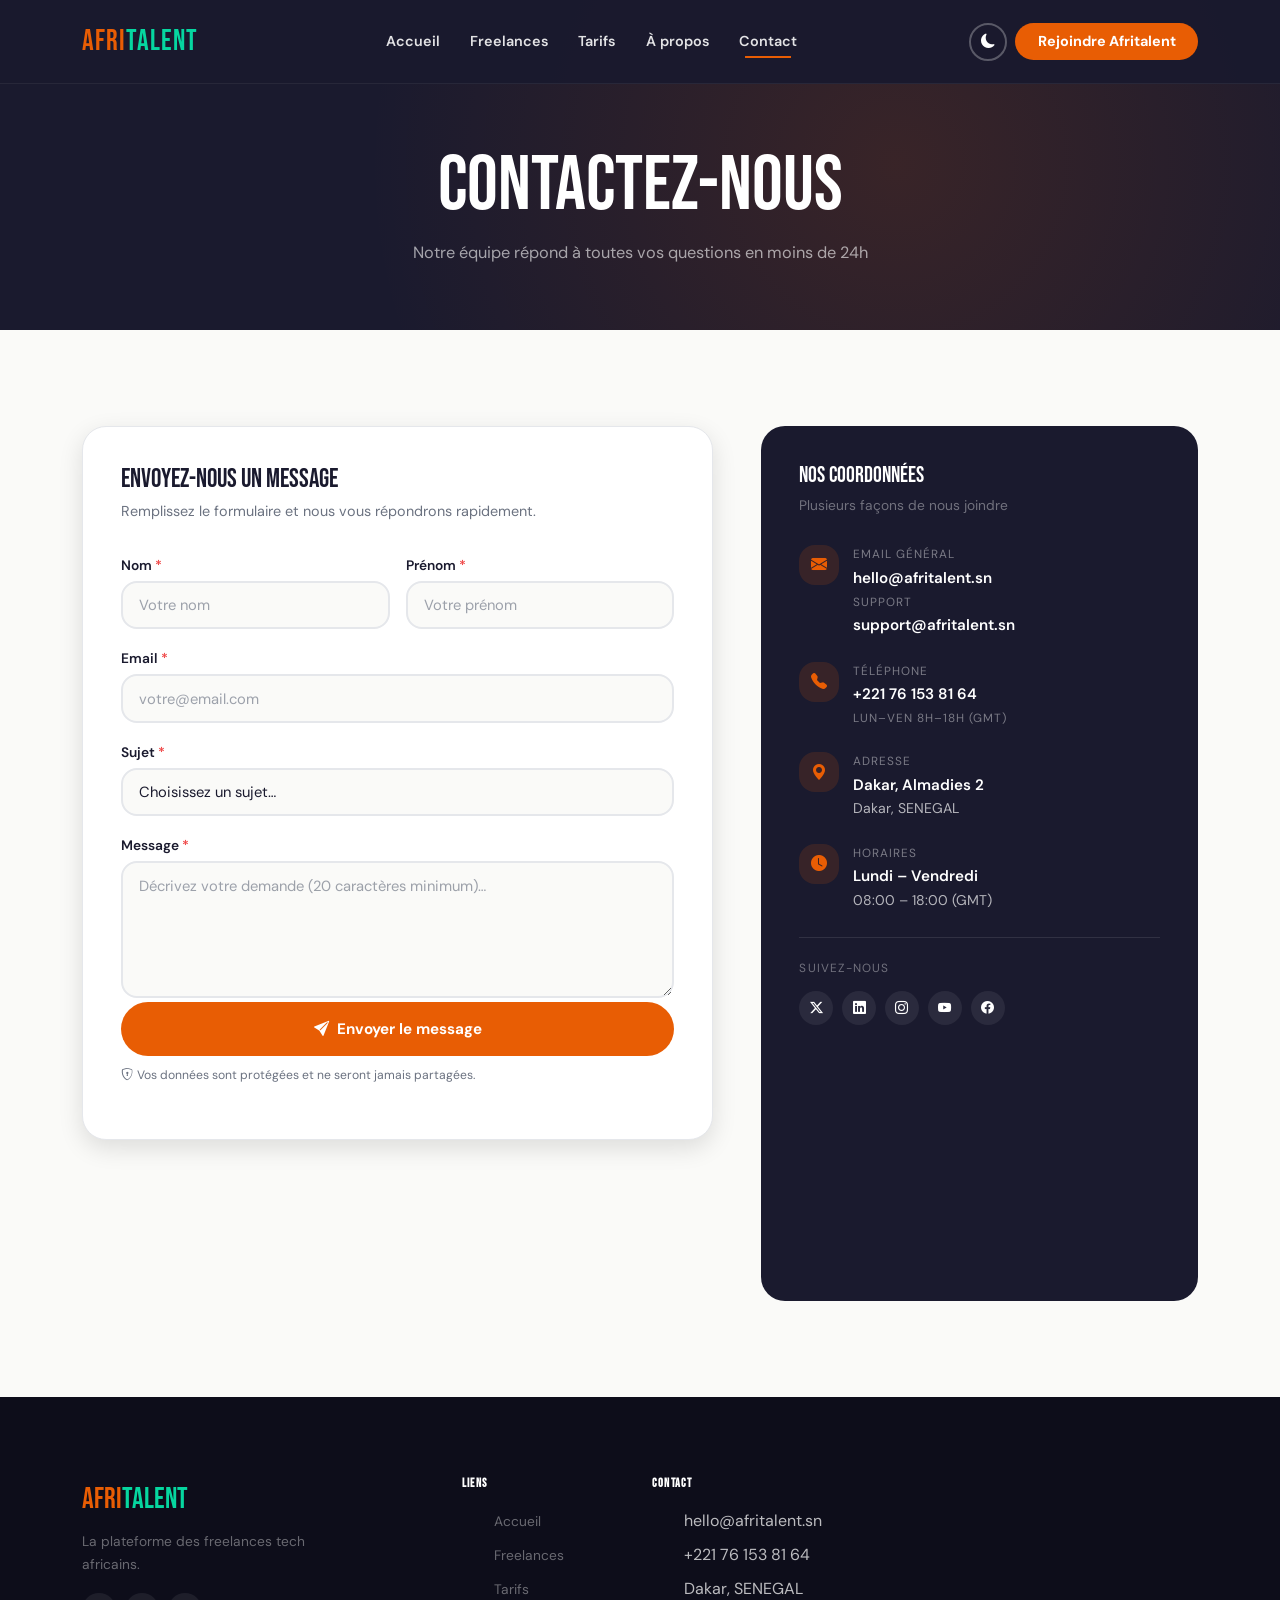
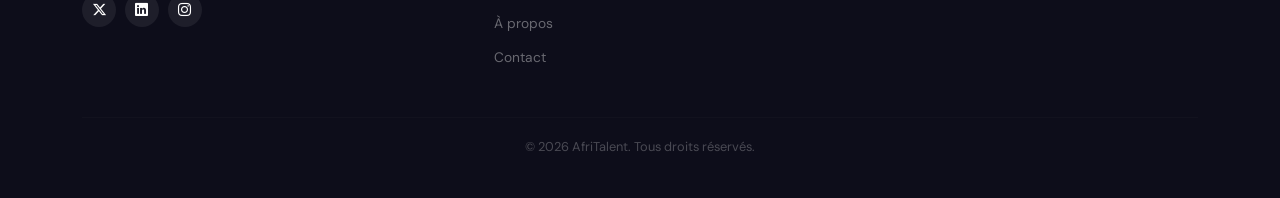
<file: contact.html>
<!DOCTYPE html>
<html lang="fr" data-theme="light">
<head>
  <meta charset="UTF-8"><meta name="viewport" content="width=device-width, initial-scale=1.0">
  <title>Contact — AfriTalent</title>
  <script>(function(){var t=localStorage.getItem('afritalent-theme')||'light';document.documentElement.setAttribute('data-theme',t);})();</script>
  <link href="https://cdn.jsdelivr.net/npm/bootstrap@5.3.0/dist/css/bootstrap.min.css" rel="stylesheet">
  <link href="https://cdn.jsdelivr.net/npm/bootstrap-icons@1.11.0/font/bootstrap-icons.css" rel="stylesheet">
  <link href="https://fonts.googleapis.com/css2?family=Bebas+Neue&family=DM+Sans:wght@400;600;700&display=swap" rel="stylesheet">
  <link rel="stylesheet" href="CSS/style.css">
</head>
<body>
<nav id="navbar" class="navbar navbar-expand-lg" aria-label="Navigation principale">
  <div class="container">
    <a class="navbar-brand" href="index.html">Afri<span>Talent</span></a>
    <button class="navbar-toggler border-0" type="button" data-bs-toggle="collapse" data-bs-target="#navMenu" aria-label="Menu"><i class="bi bi-list fs-3" style="color:#fff"></i></button>
    <div class="collapse navbar-collapse" id="navMenu">
      <ul class="navbar-nav mx-auto gap-1">
        <li class="nav-item"><a class="nav-link" href="index.html">Accueil</a></li>
        <li class="nav-item"><a class="nav-link" href="freelances.html">Freelances</a></li>
        <li class="nav-item"><a class="nav-link" href="tarifs.html">Tarifs</a></li>
        <li class="nav-item"><a class="nav-link" href="about.html">À propos</a></li>
        <li class="nav-item"><a class="nav-link active" href="contact.html">Contact</a></li>
      </ul>
      <div class="d-flex align-items-center gap-2 mt-2 mt-lg-0">
        <button type="button" id="darkModeToggle" aria-label="Mode sombre"><i class="bi bi-moon-fill"></i></button>
        <a href="freelances.html" class="nav-link btn-nav">Rejoindre Afritalent</a>
      </div>
    </div>
  </div>
</nav>

<header style="background-color:#1A1A2E !important; padding:9rem 0 4rem; position:relative; overflow:hidden;" aria-label="En-tête page">
  <div style="position:absolute;inset:0;background:radial-gradient(circle at 70% 50%,rgba(232,93,4,.15) 0%,transparent 58%);pointer-events:none;"></div>
  <div class="container text-center" style="position:relative;z-index:1;">
    <h1 style="font-family:'Bebas Neue','Arial Black',sans-serif;color:#fff;font-size:clamp(2.4rem,6vw,4.8rem);"><span>Contactez</span>-nous</h1>
    <p style="color:rgba(255,255,255,.6);font-size:1.02rem;max-width:500px;margin:.7rem auto 0;">Notre équipe répond à toutes vos questions en moins de 24h</p>
  </div>
</header>

<main>
  <section class="sec">
    <div class="container">
      <div class="row g-5">

        <!-- FORMULAIRE -->
        <div class="col-lg-7">
          <div class="cf-box">
            <h2 style="font-size:1.65rem;margin-bottom:.35rem">Envoyez-nous un message</h2>
            <p style="color:var(--muted);margin-bottom:1.8rem;font-size:.9rem">Remplissez le formulaire et nous vous répondrons rapidement.</p>

            <div id="successMessage" class="success-msg" role="alert" aria-live="polite">
              <i class="bi bi-check-circle-fill" style="font-size:2.2rem;display:block;margin-bottom:.8rem"></i>
              <h3 style="margin-bottom:.35rem">Message envoyé !</h3>
              <p style="font-size:.9rem;opacity:.8">Notre équipe vous répondra dans les 24 heures.</p>
            </div>

            <form id="contactForm" novalidate>
              <div class="row g-3">
                <div class="col-md-6">
                  <label for="nom" class="form-label">Nom <span style="color:var(--red)">*</span></label>
                  <input type="text" id="nom" name="nom" class="form-control" placeholder="Votre nom" required>
                  <div class="invalid-feedback">Ce champ est obligatoire.</div>
                </div>
                <div class="col-md-6">
                  <label for="prenom" class="form-label">Prénom <span style="color:var(--red)">*</span></label>
                  <input type="text" id="prenom" name="prenom" class="form-control" placeholder="Votre prénom" required>
                  <div class="invalid-feedback">Ce champ est obligatoire.</div>
                </div>
                <div class="col-12">
                  <label for="email" class="form-label">Email <span style="color:var(--red)">*</span></label>
                  <input type="email" id="email" name="email" class="form-control" placeholder="votre@email.com" required>
                  <div class="invalid-feedback">Adresse email invalide.</div>
                </div>
                <div class="col-12">
                  <label for="sujet" class="form-label">Sujet <span style="color:var(--red)">*</span></label>
                  <select id="sujet" name="sujet" class="form-select" required>
                    <option value="">Choisissez un sujet…</option>
                    <option value="inscription">Inscription / Compte</option>
                    <option value="mission">Proposer une mission</option>
                    <option value="freelance">Devenir freelance</option>
                    <option value="facturation">Facturation &amp; paiement</option>
                    <option value="technique">Problème technique</option>
                    <option value="partenariat">Partenariat</option>
                    <option value="autre">Autre</option>
                  </select>
                  <div class="invalid-feedback">Veuillez choisir un sujet.</div>
                </div>
                <div class="col-12">
                  <label for="message" class="form-label">Message <span style="color:var(--red)">*</span></label>
                  <textarea id="message" name="message" class="form-control" rows="5" placeholder="Décrivez votre demande (20 caractères minimum)…" required></textarea>
                  <div class="invalid-feedback">Le message doit contenir au moins 20 caractères.</div>
                </div>
                <div class="col-12 mt-1">
                  <button type="submit" class="btn-send"><i class="bi bi-send-fill me-2"></i>Envoyer le message</button>
                  <p style="font-size:.76rem;color:var(--muted);margin-top:.6rem"><i class="bi bi-shield-lock me-1"></i>Vos données sont protégées et ne seront jamais partagées.</p>
                </div>
              </div>
            </form>
          </div>
        </div>

        <!-- INFOS -->
        <div class="col-lg-5">
          <div class="ci-box">
            <h3 style="color:#fff;margin-bottom:.35rem;font-size:1.4rem">Nos coordonnées</h3>
            <p style="color:rgba(255,255,255,.38);margin-bottom:1.8rem;font-size:.86rem">Plusieurs façons de nous joindre</p>

            <div class="ci-item">
              <div class="ci-ico"><i class="bi bi-envelope-fill"></i></div>
              <div><div class="ci-lbl">Email général</div><div class="ci-val">hello@afritalent.sn</div><div class="ci-lbl" style="margin-top:.18rem">Support</div><div class="ci-val">support@afritalent.sn</div></div>
            </div>
            <div class="ci-item">
              <div class="ci-ico"><i class="bi bi-telephone-fill"></i></div>
              <div><div class="ci-lbl">Téléphone</div><div class="ci-val">+221 76 153 81 64</div><div class="ci-lbl" style="margin-top:.18rem">Lun–Ven 8h–18h (GMT)</div></div>
            </div>
            <div class="ci-item">
              <div class="ci-ico"><i class="bi bi-geo-alt-fill"></i></div>
              <div><div class="ci-lbl">Adresse</div><div class="ci-val">Dakar, Almadies 2</div><div style="font-size:.88rem;opacity:.68;color:#fff">Dakar, SENEGAL</div></div>
            </div>
            <div class="ci-item">
              <div class="ci-ico"><i class="bi bi-clock-fill"></i></div>
              <div><div class="ci-lbl">Horaires</div><div class="ci-val">Lundi – Vendredi</div><div style="font-size:.88rem;opacity:.68;color:#fff">08:00 – 18:00 (GMT)</div></div>
            </div>

            <div style="margin-top:1.6rem;padding-top:1.3rem;border-top:1px solid rgba(255,255,255,.1)">
              <div style="color:rgba(255,255,255,.38);font-size:.74rem;text-transform:uppercase;letter-spacing:1.2px;margin-bottom:.8rem">Suivez-nous</div>
              <div class="ft-social">
                <a href="#" aria-label="Twitter"><i class="bi bi-twitter-x"></i></a>
                <a href="#" aria-label="LinkedIn"><i class="bi bi-linkedin"></i></a>
                <a href="#" aria-label="Instagram"><i class="bi bi-instagram"></i></a>
                <a href="#" aria-label="YouTube"><i class="bi bi-youtube"></i></a>
                <a href="#" aria-label="Facebook"><i class="bi bi-facebook"></i></a>
              </div>
            </div>

            <div class="map-wrap">
              <iframe src="https://www.google.com/maps/embed?pb=!1m18!1m12!1m3!1d3972.0!2d-4.0244!3d5.3364!2m3!1f0!2f0!3f0!3m2!1i1024!2i768!4f13.1!3m3!1m2!1s0xfc1ea5311959121%3A0x3fe70ddce19221a6!2sPlateau%2C%20Abidjan!5e0!3m2!1sfr!2sci!4v1615000000000"
                allowfullscreen="" loading="lazy" referrerpolicy="no-referrer-when-downgrade"
                title="Localisation AfriTalent" aria-label="Carte Google Maps — Abidjan"></iframe>
            </div>
          </div>
        </div>

      </div>
    </div>
  </section>
</main>

<footer>
  <div class="container">
    <div class="row g-4">
      <div class="col-lg-4"><div class="ft-logo">Afri<span>Talent</span></div><p class="ft-desc">La plateforme des freelances tech africains.</p><div class="ft-social"><a href="#" aria-label="Twitter"><i class="bi bi-twitter-x"></i></a><a href="#" aria-label="LinkedIn"><i class="bi bi-linkedin"></i></a><a href="#" aria-label="Instagram"><i class="bi bi-instagram"></i></a></div></div>
      <div class="col-lg-2 col-6"><h3 class="ft-h">Liens</h3><ul class="ft-links"><li><a href="index.html">Accueil</a></li><li><a href="freelances.html">Freelances</a></li><li><a href="tarifs.html">Tarifs</a></li><li><a href="about.html">À propos</a></li><li><a href="contact.html">Contact</a></li></ul></div>
      <div class="col-lg-2 col-6"><h3 class="ft-h">Contact</h3><ul class="ft-links"><li>hello@afritalent.sn</li><li>+221 76 153 81 64</li><li>Dakar, SENEGAL</li></ul></div>
    </div>
    <hr class="ft-hr"><p class="ft-copy text-center">&copy; <span id="year"></span> AfriTalent. Tous droits réservés.</p>
  </div>
</footer>
<button type="button" id="backToTop" aria-label="Retour en haut"><i class="bi bi-arrow-up"></i></button>
<script src="https://cdn.jsdelivr.net/npm/bootstrap@5.3.0/dist/js/bootstrap.bundle.min.js"></script>
<script src="JS/main.js"></script>
</body>
</html>
</file>
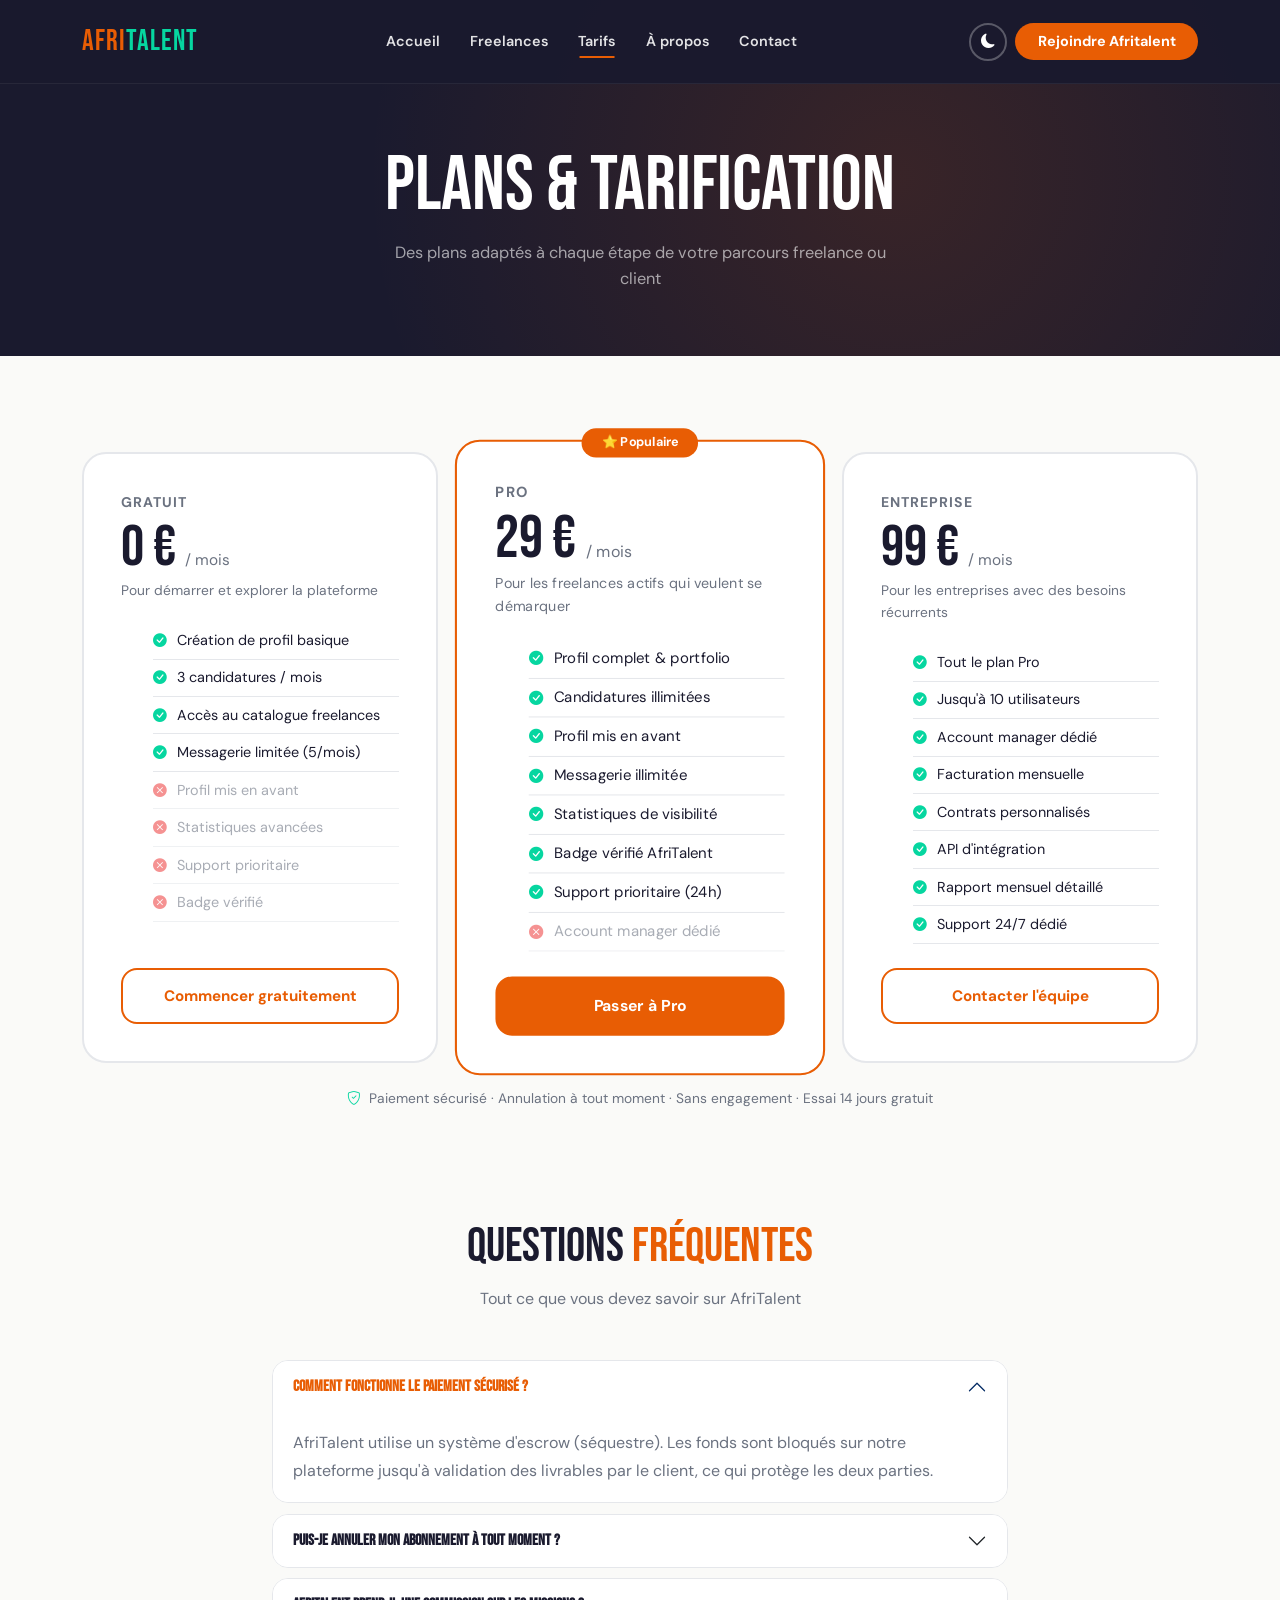
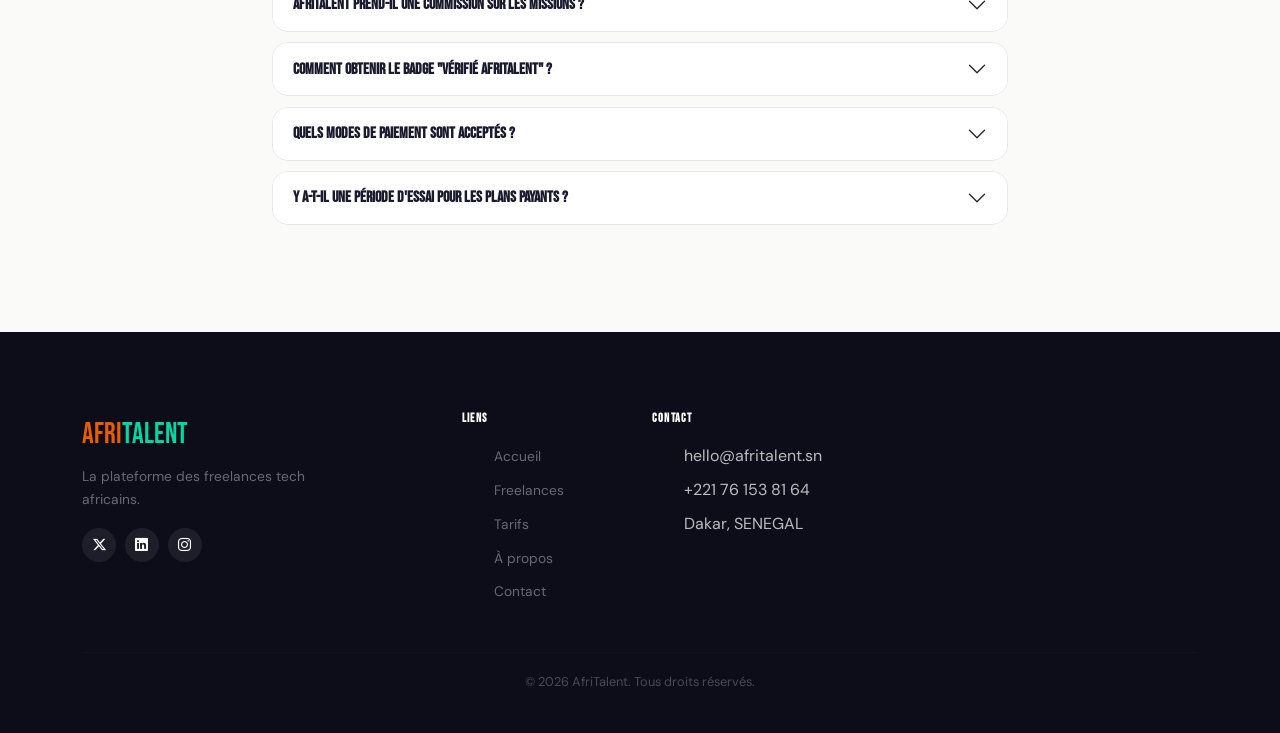
<file: tarifs.html>
<!DOCTYPE html>
<html lang="fr" data-theme="light">
<head>
  <meta charset="UTF-8" />
  <meta name="viewport" content="width=device-width, initial-scale=1.0" />
  <title>Tarifs — AfriTalent</title>
  <script>(function(){var t=localStorage.getItem('afritalent-theme')||'light';document.documentElement.setAttribute('data-theme',t);})();</script>
  <link href="https://cdn.jsdelivr.net/npm/bootstrap@5.3.0/dist/css/bootstrap.min.css" rel="stylesheet">
  <link href="https://cdn.jsdelivr.net/npm/bootstrap-icons@1.11.0/font/bootstrap-icons.css" rel="stylesheet">
  <link href="https://fonts.googleapis.com/css2?family=Bebas+Neue&family=DM+Sans:wght@400;600;700&display=swap" rel="stylesheet">
  <link rel="stylesheet" href="CSS/style.css">
</head>
<body>

<!-- NAVBAR -->
<nav id="navbar" class="navbar navbar-expand-lg" aria-label="Navigation principale">
  <div class="container">
    <a class="navbar-brand" href="index.html">Afri<span>Talent</span></a>
    <button class="navbar-toggler border-0" type="button" data-bs-toggle="collapse"
      data-bs-target="#navMenu" aria-controls="navMenu" aria-expanded="false" aria-label="Menu">
      <i class="bi bi-list fs-3" style="color:#fff"></i>
    </button>
    <div class="collapse navbar-collapse" id="navMenu">
      <ul class="navbar-nav mx-auto gap-1">
        <li class="nav-item"><a class="nav-link" href="index.html">Accueil</a></li>
        <li class="nav-item"><a class="nav-link" href="freelances.html">Freelances</a></li>
        <li class="nav-item"><a class="nav-link active" href="tarifs.html">Tarifs</a></li>
        <li class="nav-item"><a class="nav-link" href="about.html">À propos</a></li>
        <li class="nav-item"><a class="nav-link" href="contact.html">Contact</a></li>
      </ul>
      <div class="d-flex align-items-center gap-2 mt-2 mt-lg-0">
        <button type="button" id="darkModeToggle" aria-label="Mode sombre"><i class="bi bi-moon-fill"></i></button>
        <a href="freelances.html" class="nav-link btn-nav">Rejoindre Afritalent</a>
      </div>
    </div>
  </div>
</nav>

<!-- PAGE HEADER -->
<header style="background-color:#1A1A2E !important; padding:9rem 0 4rem; position:relative; overflow:hidden;" aria-label="En-tête page">
  <div style="position:absolute;inset:0;background:radial-gradient(circle at 70% 50%,rgba(232,93,4,.15) 0%,transparent 58%);pointer-events:none;"></div>
  <div class="container text-center" style="position:relative;z-index:1;">
    <h1 style="font-family:'Bebas Neue','Arial Black',sans-serif;color:#fff;font-size:clamp(2.4rem,6vw,4.8rem);">Plans &amp; <span>Tarification</span></h1>
    <p style="color:rgba(255,255,255,.6);font-size:1.02rem;max-width:500px;margin:.7rem auto 0;">Des plans adaptés à chaque étape de votre parcours freelance ou client</p>
  </div>
</header>

<main>

  <!-- PLANS -->
  <section class="sec" aria-labelledby="plans-heading">
    <h2 id="plans-heading" class="visually-hidden">Nos plans tarifaires</h2>
    <div class="container">
      <div class="row g-4 align-items-stretch justify-content-center">

        <!-- GRATUIT -->
        <div class="col-lg-4 col-md-6">
          <div class="price-card">
            <div class="price-plan">Gratuit</div>
            <div class="price-amt">0 € <span>/ mois</span></div>
            <p class="price-desc">Pour démarrer et explorer la plateforme</p>
            <ul class="price-feats">
              <li><i class="bi bi-check-circle-fill"></i> Création de profil basique</li>
              <li><i class="bi bi-check-circle-fill"></i> 3 candidatures / mois</li>
              <li><i class="bi bi-check-circle-fill"></i> Accès au catalogue freelances</li>
              <li><i class="bi bi-check-circle-fill"></i> Messagerie limitée (5/mois)</li>
              <li class="off"><i class="bi bi-x-circle-fill"></i> Profil mis en avant</li>
              <li class="off"><i class="bi bi-x-circle-fill"></i> Statistiques avancées</li>
              <li class="off"><i class="bi bi-x-circle-fill"></i> Support prioritaire</li>
              <li class="off"><i class="bi bi-x-circle-fill"></i> Badge vérifié</li>
            </ul>
            <a href="contact.html" class="btn-plan">Commencer gratuitement</a>
          </div>
        </div>

        <!-- PRO -->
        <div class="col-lg-4 col-md-6">
          <div class="price-card pop">
            <div class="price-badge">⭐ Populaire</div>
            <div class="price-plan">Pro</div>
            <div class="price-amt">29 € <span>/ mois</span></div>
            <p class="price-desc">Pour les freelances actifs qui veulent se démarquer</p>
            <ul class="price-feats">
              <li><i class="bi bi-check-circle-fill"></i> Profil complet &amp; portfolio</li>
              <li><i class="bi bi-check-circle-fill"></i> Candidatures illimitées</li>
              <li><i class="bi bi-check-circle-fill"></i> Profil mis en avant</li>
              <li><i class="bi bi-check-circle-fill"></i> Messagerie illimitée</li>
              <li><i class="bi bi-check-circle-fill"></i> Statistiques de visibilité</li>
              <li><i class="bi bi-check-circle-fill"></i> Badge vérifié AfriTalent</li>
              <li><i class="bi bi-check-circle-fill"></i> Support prioritaire (24h)</li>
              <li class="off"><i class="bi bi-x-circle-fill"></i> Account manager dédié</li>
            </ul>
            <a href="contact.html" class="btn-plan">Passer à Pro</a>
          </div>
        </div>

        <!-- ENTREPRISE -->
        <div class="col-lg-4 col-md-6">
          <div class="price-card">
            <div class="price-plan">Entreprise</div>
            <div class="price-amt">99 € <span>/ mois</span></div>
            <p class="price-desc">Pour les entreprises avec des besoins récurrents</p>
            <ul class="price-feats">
              <li><i class="bi bi-check-circle-fill"></i> Tout le plan Pro</li>
              <li><i class="bi bi-check-circle-fill"></i> Jusqu'à 10 utilisateurs</li>
              <li><i class="bi bi-check-circle-fill"></i> Account manager dédié</li>
              <li><i class="bi bi-check-circle-fill"></i> Facturation mensuelle</li>
              <li><i class="bi bi-check-circle-fill"></i> Contrats personnalisés</li>
              <li><i class="bi bi-check-circle-fill"></i> API d'intégration</li>
              <li><i class="bi bi-check-circle-fill"></i> Rapport mensuel détaillé</li>
              <li><i class="bi bi-check-circle-fill"></i> Support 24/7 dédié</li>
            </ul>
            <a href="contact.html" class="btn-plan">Contacter l'équipe</a>
          </div>
        </div>

      </div>

      <div class="text-center mt-4">
        <p style="color:var(--muted);font-size:.86rem">
          <i class="bi bi-shield-check me-1" style="color:var(--accent)"></i>
          Paiement sécurisé · Annulation à tout moment · Sans engagement · Essai 14 jours gratuit
        </p>
      </div>
    </div>
  </section>

  <!-- FAQ -->
  <section class="sec" style="padding-top:0">
    <div class="container">
      <div class="text-center mb-5">
        <h2 class="t-title">Questions <span>fréquentes</span></h2>
        <p class="t-sub">Tout ce que vous devez savoir sur AfriTalent</p>
      </div>
      <div class="row justify-content-center">
        <div class="col-lg-8">
          <div class="accordion" id="faq">

            <div class="accordion-item">
              <h3 class="accordion-header">
                <button class="accordion-button" type="button"
                  data-bs-toggle="collapse" data-bs-target="#f1" aria-expanded="true">
                  Comment fonctionne le paiement sécurisé ?
                </button>
              </h3>
              <div id="f1" class="accordion-collapse collapse show" data-bs-parent="#faq">
                <div class="accordion-body">
                  AfriTalent utilise un système d'escrow (séquestre). Les fonds sont bloqués sur notre plateforme jusqu'à validation des livrables par le client, ce qui protège les deux parties.
                </div>
              </div>
            </div>

            <div class="accordion-item">
              <h3 class="accordion-header">
                <button class="accordion-button collapsed" type="button"
                  data-bs-toggle="collapse" data-bs-target="#f2" aria-expanded="false">
                  Puis-je annuler mon abonnement à tout moment ?
                </button>
              </h3>
              <div id="f2" class="accordion-collapse collapse" data-bs-parent="#faq">
                <div class="accordion-body">
                  Oui, absolument. Annulation depuis votre espace personnel à tout moment, sans frais ni pénalité. Votre accès reste actif jusqu'à la fin de la période payée.
                </div>
              </div>
            </div>

            <div class="accordion-item">
              <h3 class="accordion-header">
                <button class="accordion-button collapsed" type="button"
                  data-bs-toggle="collapse" data-bs-target="#f3" aria-expanded="false">
                  AfriTalent prend-il une commission sur les missions ?
                </button>
              </h3>
              <div id="f3" class="accordion-collapse collapse" data-bs-parent="#faq">
                <div class="accordion-body">
                  10% pour les comptes Gratuit, 7% pour Pro et 5% pour Entreprise. Cette commission couvre la gestion sécurisée des paiements et le support de la plateforme.
                </div>
              </div>
            </div>

            <div class="accordion-item">
              <h3 class="accordion-header">
                <button class="accordion-button collapsed" type="button"
                  data-bs-toggle="collapse" data-bs-target="#f4" aria-expanded="false">
                  Comment obtenir le badge "Vérifié AfriTalent" ?
                </button>
              </h3>
              <div id="f4" class="accordion-collapse collapse" data-bs-parent="#faq">
                <div class="accordion-body">
                  Disponible à partir du plan Pro. Notre équipe vérifie votre identité, vos compétences via un test technique et vos références. Délai : 3 à 5 jours ouvrés.
                </div>
              </div>
            </div>

            <div class="accordion-item">
              <h3 class="accordion-header">
                <button class="accordion-button collapsed" type="button"
                  data-bs-toggle="collapse" data-bs-target="#f5" aria-expanded="false">
                  Quels modes de paiement sont acceptés ?
                </button>
              </h3>
              <div id="f5" class="accordion-collapse collapse" data-bs-parent="#faq">
                <div class="accordion-body">
                  Cartes bancaires (Visa, Mastercard), virements SEPA, Mobile Money (Orange Money, MTN, Wave) et PayPal. Pour les abonnements Entreprise, facturation par virement mensuel.
                </div>
              </div>
            </div>

            <div class="accordion-item">
              <h3 class="accordion-header">
                <button class="accordion-button collapsed" type="button"
                  data-bs-toggle="collapse" data-bs-target="#f6" aria-expanded="false">
                  Y a-t-il une période d'essai pour les plans payants ?
                </button>
              </h3>
              <div id="f6" class="accordion-collapse collapse" data-bs-parent="#faq">
                <div class="accordion-body">
                  Oui ! 14 jours d'essai gratuit sur les plans Pro et Entreprise, sans carte bancaire requise. Explorez toutes les fonctionnalités premium avant de vous engager.
                </div>
              </div>
            </div>

          </div>
        </div>
      </div>
    </div>
  </section>

</main>

<!-- FOOTER -->
<footer>
  <div class="container">
    <div class="row g-4">
      <div class="col-lg-4">
        <div class="ft-logo">Afri<span>Talent</span></div>
        <p class="ft-desc">La plateforme des freelances tech africains.</p>
        <div class="ft-social">
          <a href="#" aria-label="Twitter"><i class="bi bi-twitter-x"></i></a>
          <a href="#" aria-label="LinkedIn"><i class="bi bi-linkedin"></i></a>
          <a href="#" aria-label="Instagram"><i class="bi bi-instagram"></i></a>
        </div>
      </div>
      <div class="col-lg-2 col-6">
        <h3 class="ft-h">Liens</h3>
        <ul class="ft-links">
          <li><a href="index.html">Accueil</a></li>
          <li><a href="freelances.html">Freelances</a></li>
          <li><a href="tarifs.html">Tarifs</a></li>
          <li><a href="about.html">À propos</a></li>
          <li><a href="contact.html">Contact</a></li>
        </ul>
      </div>
      <div class="col-lg-2 col-6">
        <h3 class="ft-h">Contact</h3>
        <ul class="ft-links">
          <li>hello@afritalent.sn</li>
          <li>+221 76 153 81 64</li>
          <li>Dakar, SENEGAL</li>
        </ul>
      </div>
    </div>
    <hr class="ft-hr">
    <p class="ft-copy text-center">&copy; <span id="year"></span> AfriTalent. Tous droits réservés.</p>
  </div>
</footer>

<button type="button" id="backToTop" aria-label="Retour en haut"><i class="bi bi-arrow-up"></i></button>

<script src="https://cdn.jsdelivr.net/npm/bootstrap@5.3.0/dist/js/bootstrap.bundle.min.js"></script>
<script src="JS/main.js"></script>
</body>
</html>
</file>
<file: CSS/style.css>
/* =============================================
   AFRITALENT — style.css — VERSION FINALE PROPRE
   ============================================= */

/* ============================================
   1. VARIABLES CSS
   ============================================ */
:root {
  --primary:   #E85D04;
  --secondary: #1A1A2E;
  --accent:    #06D6A0;
  --gold:      #FFB703;
  --bg:        #FAFAF8;
  --text:      #1A1A2E;
  --muted:     #6B7280;
  --card:      #FFFFFF;
  --border:    #E5E7EB;
  --red:       #EF4444;

  --font-h:    'Bebas Neue', 'Arial Black', Impact, sans-serif;
  --font-b:    'DM Sans', 'Segoe UI', Arial, sans-serif;

  --r-sm:   8px;
  --r-md:   16px;
  --r-lg:   24px;
  --r-full: 9999px;

  --sh-sm: 0 2px 8px  rgba(0,0,0,.08);
  --sh-md: 0 8px 24px rgba(0,0,0,.12);
  --sh-lg: 0 16px 48px rgba(0,0,0,.18);

  --tr: all .3s cubic-bezier(.4,0,.2,1);
  --sec: 6rem;
}

/* ============================================
   2. DARK MODE
   ============================================ */
[data-theme="dark"] {
  --bg:     #0F0F1A;
  --text:   #F1F0E8;
  --muted:  #9CA3AF;
  --card:   #1E1E30;
  --border: #2D2D42;
}

/* ============================================
   3. RESET
   ============================================ */
*, *::before, *::after { margin:0; padding:0; box-sizing:border-box; }
html  { scroll-behavior:smooth; }
body  {
  font-family: var(--font-b);
  background-color: var(--bg);
  color: var(--text);
  line-height: 1.6;
  overflow-x: hidden;
  transition: background-color .3s, color .3s;
}
img { max-width:100%; display:block; }
a   { text-decoration:none; color:inherit; }
ul  { list-style:none; }
h1,h2,h3,h4,h5 { font-family:var(--font-h); line-height:1.1; }
h1 { font-size:clamp(2.4rem, 6vw, 4.8rem); }
h2 { font-size:clamp(1.8rem, 4vw, 3rem); }
h3 { font-size:clamp(1.2rem, 2vw, 1.6rem); }

/* ============================================
   4. UTILITAIRES
   ============================================ */
.sec     { padding: var(--sec) 0; background-color: var(--bg); }
.sec-dark{ padding: var(--sec) 0; background-color: #1A1A2E;   }
[data-theme="dark"] .sec-dark { background-color: #07070F; }

.t-title { font-family:var(--font-h); margin-bottom:.75rem; }
.t-title span { color:var(--primary); }
.t-sub   { color:var(--muted); font-size:1rem; max-width:570px; margin:0 auto 3rem; }

/* ============================================
   5. NAVBAR
   ============================================ */
#navbar {
  position: fixed;
  top:0; left:0; width:100%;
  z-index: 1000;
  padding: .85rem 0;
  /* Fond sombre dès le départ — PAS transparent */
  background-color: rgba(26, 26, 46, .95);
  border-bottom: 1px solid rgba(255,255,255,.06);
  transition: var(--tr);
}
#navbar.scrolled {
  padding: .5rem 0;
  background-color: var(--bg);
  border-bottom: 1px solid var(--border);
  box-shadow: var(--sh-md);
}
[data-theme="dark"] #navbar.scrolled { background-color: #1A1A2E; }

.navbar-brand {
  font-family: var(--font-h);
  font-size: 1.8rem;
  color: var(--primary) !important;
  letter-spacing: 1px;
}
.navbar-brand span { color: var(--accent); }

/* Liens nav */
.nav-link {
  font-weight:600; font-size:.9rem;
  padding:.45rem .8rem !important;
  color: rgba(255,255,255,.88) !important;
  transition: var(--tr);
  position:relative;
}
.nav-link::after {
  content:''; position:absolute;
  bottom:2px; left:50%; transform:translateX(-50%);
  width:0; height:2px; background:var(--primary);
  transition: var(--tr);
}
.nav-link:hover::after,
.nav-link.active::after { width:55%; }
.nav-link:hover { color:var(--primary) !important; }
#navbar.scrolled .nav-link { color:var(--text) !important; }

/* Bouton CTA navbar */
.btn-nav {
  background: var(--primary); color:#fff !important;
  border-radius: var(--r-full);
  padding:.42rem 1.4rem !important;
  font-weight:700 !important;
  transition: var(--tr);
}
.btn-nav::after { display:none; }
.btn-nav:hover  { background:var(--gold); color:#1A1A2E !important; transform:translateY(-2px); }

/* Toggle dark mode */
#darkModeToggle {
  background:none;
  border: 2px solid rgba(255,255,255,.28);
  border-radius:50%;
  width:38px; height:38px;
  cursor:pointer; font-size:.9rem;
  display:flex; align-items:center; justify-content:center;
  color:#fff; transition:var(--tr);
}
#navbar.scrolled #darkModeToggle { border-color:var(--border); color:var(--text); }
#darkModeToggle:hover { border-color:var(--primary); color:var(--primary); }

/* ============================================
   6. HERO — index.html
   Fond FORCÉ sombre, indépendant de tout
   ============================================ */
.hero {
  min-height: 100vh;
  /* Fond sombre garanti */
  background-color: #1A1A2E;
  display: flex;
  align-items: center;
  padding-top: 80px;
  position: relative;
  overflow: hidden;
}
[data-theme="dark"] .hero { background-color: #07070F; }

/* Effets décoratifs DERRIÈRE le contenu */
.hero::before {
  content: '';
  position: absolute; inset:0; z-index:0;
  background:
    radial-gradient(circle at 15% 50%, rgba(232,93,4,.2)  0%, transparent 45%),
    radial-gradient(circle at 80% 20%, rgba(6,214,160,.12) 0%, transparent 38%),
    radial-gradient(circle at 60% 80%, rgba(255,183,3,.08) 0%, transparent 38%);
}
.hero::after {
  content:'';
  position:absolute; inset:0; z-index:0;
  background-image:
    linear-gradient(rgba(255,255,255,.025) 1px, transparent 1px),
    linear-gradient(90deg, rgba(255,255,255,.025) 1px, transparent 1px);
  background-size:52px 52px;
}
/* Contenu hero AU-DESSUS des pseudo-éléments */
.hero > .container { position:relative; z-index:1; }

/* Badge hero */
.hero-badge {
  display:inline-flex; align-items:center; gap:.4rem;
  background:rgba(232,93,4,.14); border:1px solid rgba(232,93,4,.32);
  color:var(--primary); padding:.32rem 1rem;
  border-radius:var(--r-full); font-size:.82rem; font-weight:700;
  margin-bottom:1.4rem;
}
/* Texte hero */
.hero-h1  { color:#fff; margin-bottom:1.3rem; }
.hero-h1 .hl  { color:var(--primary); }
.hero-h1 .hl2 { color:var(--accent);  }
.hero-p   { color:rgba(255,255,255,.65); font-size:1.08rem; max-width:500px; margin-bottom:2.2rem; }
.hero-stats { display:flex; gap:2rem; flex-wrap:wrap; margin-top:2.6rem; }
.s-num {
  font-family:var(--font-h); font-size:2rem; color:var(--primary);
  display:block; line-height:1;
}
.s-lbl { color:rgba(255,255,255,.48); font-size:.78rem; }

/* Boutons hero */
.btn-orange {
  background:var(--primary); color:#fff; border:none;
  padding:.88rem 2rem; border-radius:var(--r-full);
  font-weight:700; font-size:.95rem; cursor:pointer;
  display:inline-flex; align-items:center; gap:.5rem;
  transition:var(--tr); text-decoration:none;
}
.btn-orange:hover { background:#FF7A2B; transform:translateY(-3px); color:#fff; box-shadow:0 10px 28px rgba(232,93,4,.35); }

.btn-ghost {
  background:transparent; color:#fff;
  border:2px solid rgba(255,255,255,.28);
  padding:.88rem 2rem; border-radius:var(--r-full);
  font-weight:600; font-size:.95rem; cursor:pointer;
  display:inline-flex; align-items:center; gap:.5rem;
  transition:var(--tr); text-decoration:none;
}
.btn-ghost:hover { border-color:var(--accent); color:var(--accent); transform:translateY(-3px); }

/* Visuel hero */
.hero-visual { position:relative; }
.hero-float {
  background:var(--card); border-radius:var(--r-md);
  padding:1rem 1.2rem; box-shadow:var(--sh-lg);
  position:absolute; z-index:3;
}
.hero-float.f1 { top:8%; right:-4%; min-width:185px; animation:float 3s ease-in-out infinite; }
.hero-float.f2 { bottom:12%; left:-8%; min-width:168px; animation:float 3s ease-in-out infinite 1.5s; }
.hero-img {
  border-radius:var(--r-lg); overflow:hidden;
  background:linear-gradient(135deg,rgba(232,93,4,.25),rgba(6,214,160,.18));
  height:400px; display:flex; align-items:center; justify-content:center;
}

/* ============================================
   7. PAGE HEADER (pages internes)
   ============================================ */
.page-hdr {
  background-color: #1A1A2E;
  padding:9rem 0 4rem;
  position:relative; overflow:hidden;
}
[data-theme="dark"] .page-hdr { background-color:#07070F; }
.page-hdr::before {
  content:''; position:absolute; inset:0;
  background:radial-gradient(circle at 70% 50%,rgba(232,93,4,.15) 0%,transparent 58%);
}
.page-hdr > .container { position:relative; z-index:1; }
.page-hdr-h { color:#fff; }
.page-hdr-h span { color:var(--primary); }
.page-hdr-p { color:rgba(255,255,255,.58); font-size:1.02rem; max-width:500px; margin:.7rem auto 0; }

/* ============================================
   8. BENTO GRID — Comment ça marche
   ============================================ */
.bento {
  display:grid; grid-template-columns:repeat(3,1fr); gap:1.2rem;
}
.b-card {
  background:var(--card); border:1px solid var(--border);
  border-radius:var(--r-lg); padding:2rem;
  position:relative; overflow:hidden; transition:var(--tr);
}
.b-card:hover { transform:translateY(-4px); box-shadow:var(--sh-lg); border-color:var(--primary); }
.b-card.span2      { grid-column:span 2; }
.b-card.c-orange   { background:var(--primary); color:#fff; border-color:var(--primary); }
.b-card.c-dark     { background:#1A1A2E; color:#fff; border-color:#1A1A2E; }
[data-theme="dark"] .b-card.c-dark { background:#252535; }
.b-card.c-dark-grad { background:linear-gradient(135deg,#1A1A2E,#2D2D4E); color:#fff; }

.b-num {
  font-family:var(--font-h); font-size:5rem; font-weight:900;
  opacity:.07; position:absolute; top:0; right:1rem; line-height:1;
}
.b-icon {
  width:46px; height:46px; border-radius:var(--r-md);
  background:rgba(232,93,4,.12);
  display:flex; align-items:center; justify-content:center;
  font-size:1.25rem; margin-bottom:.85rem;
}
.b-card.c-orange .b-icon   { background:rgba(255,255,255,.2); }
.b-card.c-dark .b-icon     { background:rgba(232,93,4,.2); }

/* ============================================
   9. CATÉGORIES
   ============================================ */
.cat-card {
  background:rgba(255,255,255,.05);
  border:1px solid rgba(255,255,255,.1);
  border-radius:var(--r-lg); padding:1.8rem 1.2rem;
  text-align:center; color:#fff; cursor:pointer;
  transition:var(--tr); height:100%;
}
.cat-card:hover {
  background:rgba(232,93,4,.16); border-color:var(--primary);
  transform:translateY(-7px); box-shadow:0 18px 38px rgba(232,93,4,.2);
}
.cat-icon { font-size:2.3rem; display:block; margin-bottom:.75rem; transition:var(--tr); }
.cat-card:hover .cat-icon { transform:scale(1.18); }
.cat-name  { font-weight:700; font-size:.94rem; margin-bottom:.28rem; }
.cat-count { color:rgba(255,255,255,.42); font-size:.8rem; }

/* ============================================
   10. TÉMOIGNAGES
   ============================================ */
.testi {
  background:var(--card); border:1px solid var(--border);
  border-radius:var(--r-lg); padding:2.2rem; height:100%; position:relative;
}
.testi::before {
  content:'"'; position:absolute; top:.4rem; right:1.4rem;
  font-size:5rem; font-family:serif; color:var(--primary); opacity:.1; line-height:1;
}
.testi-stars { color:var(--gold); letter-spacing:2px; margin-bottom:.7rem; font-size:.95rem; }
.testi-txt   { color:var(--muted); font-style:italic; line-height:1.75; margin-bottom:1.4rem; font-size:.94rem; }
.testi-auth  { display:flex; align-items:center; gap:.85rem; }
.testi-name  { font-weight:700; font-size:.95rem; }
.testi-role  { font-size:.8rem; color:var(--muted); }

/* ============================================
   11. CTA SECTION
   ============================================ */
.cta-sec {
  background:linear-gradient(135deg,#E85D04 0%,#FF8C42 100%);
  padding:var(--sec) 0; position:relative; overflow:hidden;
}
.cta-sec::after {
  content:''; position:absolute; top:-50%; right:-8%;
  width:450px; height:450px; background:rgba(255,255,255,.05); border-radius:50%;
}
.cta-sec > .container { position:relative; z-index:1; }
.cta-h   { color:#fff; font-size:clamp(2rem,4vw,3.4rem); margin-bottom:.7rem; }
.cta-p   { color:rgba(255,255,255,.85); font-size:1.08rem; margin-bottom:2.2rem; max-width:500px; }
.btn-white {
  background:#fff; color:var(--primary); border:none;
  padding:.88rem 2.4rem; border-radius:var(--r-full);
  font-weight:700; cursor:pointer; transition:var(--tr);
  display:inline-block; text-decoration:none; font-size:.95rem;
}
.btn-white:hover { transform:translateY(-3px); box-shadow:0 10px 28px rgba(0,0,0,.18); color:var(--primary); }

/* ============================================
   12. FOOTER
   ============================================ */
footer {
  background-color: #0D0D1A;
  color:rgba(255,255,255,.72); padding:5rem 0 1.5rem;
}
[data-theme="dark"] footer { background-color:#030308; }
.ft-logo { font-family:var(--font-h); font-size:1.8rem; color:var(--primary); }
.ft-logo span { color:var(--accent); }
.ft-desc { color:rgba(255,255,255,.38); font-size:.86rem; max-width:255px; line-height:1.7; margin-top:.45rem; }
.ft-h    { color:#fff; font-weight:700; font-size:.78rem; text-transform:uppercase; letter-spacing:1.2px; margin-bottom:1.1rem; }
.ft-links li   { margin-bottom:.52rem; }
.ft-links a    { color:rgba(255,255,255,.38); font-size:.86rem; transition:var(--tr); }
.ft-links a:hover { color:var(--primary); padding-left:4px; }
.ft-social { display:flex; gap:.55rem; margin-top:.85rem; }
.ft-social a {
  width:34px; height:34px; border-radius:50%;
  background:rgba(255,255,255,.07);
  display:flex; align-items:center; justify-content:center;
  color:#fff; font-size:.82rem; transition:var(--tr);
}
.ft-social a:hover { background:var(--primary); transform:translateY(-3px); }
.ft-hr   { border-color:rgba(255,255,255,.07); margin:2rem 0 1.2rem; }
.ft-copy { color:rgba(255,255,255,.25); font-size:.8rem; }

/* ============================================
   13. FILTRES (freelances.html)
   ============================================ */
.filter-bar {
  background:var(--card); border:1px solid var(--border);
  border-radius:var(--r-lg); padding:1.2rem 1.5rem; margin-bottom:2.4rem;
  display:flex; gap:.55rem; flex-wrap:wrap; align-items:center;
  box-shadow:var(--sh-sm);
}
.f-btn {
  background:var(--bg); border:2px solid var(--border);
  color:var(--text); padding:.4rem 1.15rem; border-radius:var(--r-full);
  font-size:.82rem; font-weight:600; cursor:pointer;
  font-family:var(--font-b); transition:var(--tr);
}
.f-btn:hover, .f-btn.active {
  background:var(--primary); border-color:var(--primary); color:#fff;
}
.f-sel {
  margin-left:auto; border:2px solid var(--border);
  border-radius:var(--r-full); padding:.4rem 1.15rem;
  background:var(--bg); color:var(--text);
  font-family:var(--font-b); font-size:.82rem; cursor:pointer; outline:none;
  transition:var(--tr);
}
.f-sel:focus { border-color:var(--primary); }

/* ============================================
   14. FREELANCE CARDS (freelances.html)
   ============================================ */
.fc {
  background:var(--card); border:1px solid var(--border);
  border-radius:var(--r-lg); overflow:hidden;
  transition:var(--tr); height:100%;
}
.fc:hover { transform:translateY(-7px); box-shadow:var(--sh-lg); border-color:var(--primary); }
.fc-top {
  background:linear-gradient(135deg,#1A1A2E,#2D2D4E);
  padding:1.8rem; text-align:center; position:relative;
}
[data-theme="dark"] .fc-top { background:linear-gradient(135deg,#12121F,#252545); }
.fc-badge {
  position:absolute; top:.85rem; right:.85rem;
  background:var(--accent); color:#fff;
  font-size:.66rem; font-weight:700; padding:.16rem .58rem;
  border-radius:var(--r-full); text-transform:uppercase; letter-spacing:.4px;
}
.fc-name  { color:#fff; font-size:1.08rem; font-weight:700; margin-bottom:.18rem; }
.fc-job   { color:var(--primary); font-size:.82rem; font-weight:600; }
.fc-body  { padding:1.35rem; }
.fc-bio   { color:var(--muted); font-size:.84rem; line-height:1.62; margin-bottom:.85rem; }
.fc-meta  { display:flex; justify-content:space-between; align-items:center; margin-bottom:.85rem; }
.fc-rate  { font-weight:700; font-size:1.02rem; color:var(--primary); }
.fc-stars { color:var(--gold); font-size:.76rem; }
.btn-see  {
  display:block; width:100%; background:var(--primary); color:#fff;
  border:none; border-radius:var(--r-md); padding:.68rem;
  font-weight:600; font-size:.86rem; cursor:pointer; text-align:center;
  font-family:var(--font-b); transition:var(--tr); text-decoration:none;
}
.btn-see:hover { background:#FF7A2B; transform:translateY(-2px); color:#fff; }

/* ============================================
   15. TARIFS (tarifs.html)
   ============================================ */
.price-card {
  background:var(--card); border:2px solid var(--border);
  border-radius:var(--r-lg); padding:2.3rem;
  display:flex; flex-direction:column; height:100%;
  position:relative; transition:var(--tr);
}
.price-card:hover { transform:translateY(-5px); box-shadow:var(--sh-lg); }
.price-card.pop   { border-color:var(--primary); transform:scale(1.04); }
.price-card.pop:hover { transform:scale(1.04) translateY(-5px); }

.price-badge {
  position:absolute; top:-13px; left:50%; transform:translateX(-50%);
  background:var(--primary); color:#fff;
  padding:.26rem 1.2rem; border-radius:var(--r-full);
  font-size:.76rem; font-weight:700; white-space:nowrap;
}
.price-plan { font-size:.88rem; font-weight:700; color:var(--muted); text-transform:uppercase; letter-spacing:1px; margin-bottom:.35rem; }
.price-amt  { font-family:var(--font-h); font-size:3.6rem; line-height:1; color:var(--text); margin-bottom:.18rem; }
.price-amt span { font-size:.96rem; color:var(--muted); font-family:var(--font-b); font-weight:400; }
.price-desc { color:var(--muted); font-size:.86rem; margin-bottom:1.3rem; }
.price-feats { flex:1; margin-bottom:1.5rem; }
.price-feats li {
  padding:.42rem 0; border-bottom:1px solid var(--border);
  display:flex; align-items:center; gap:.65rem; font-size:.9rem;
}
.price-feats li .bi-check-circle-fill { color:var(--accent); font-size:.86rem; flex-shrink:0; }
.price-feats li .bi-x-circle-fill     { color:var(--red);   font-size:.86rem; flex-shrink:0; }
.price-feats li.off { color:var(--muted); opacity:.58; }
.btn-plan {
  display:block; width:100%; padding:.88rem; border-radius:var(--r-md);
  border:2px solid var(--primary); color:var(--primary); background:transparent;
  font-weight:700; font-size:.95rem; cursor:pointer; text-align:center;
  font-family:var(--font-b); transition:var(--tr); text-decoration:none;
}
.btn-plan:hover,
.price-card.pop .btn-plan { background:var(--primary); color:#fff; }

/* FAQ */
.accordion-button {
  background:var(--card) !important; color:var(--text) !important;
  font-weight:600; box-shadow:none !important;
}
.accordion-button:not(.collapsed) { color:var(--primary) !important; }
.accordion-item {
  background:var(--card) !important; border:1px solid var(--border) !important;
  border-radius:var(--r-md) !important; overflow:hidden; margin-bottom:.65rem;
}
.accordion-body { background:var(--card); color:var(--muted); line-height:1.8; }

/* ============================================
   16. ABOUT (about.html)
   ============================================ */
/* Valeurs */
.val-card { text-align:center; padding:2rem 1.4rem; color:#fff; }
.val-icon {
  width:66px; height:66px; border-radius:var(--r-lg);
  background:rgba(232,93,4,.14); border:1px solid rgba(232,93,4,.28);
  display:flex; align-items:center; justify-content:center;
  font-size:1.7rem; margin:0 auto 1.35rem; transition:var(--tr);
}
.val-card:hover .val-icon { background:var(--primary); transform:scale(1.1); }
.val-h { font-size:1.2rem; margin-bottom:.55rem; }
.val-p { color:rgba(255,255,255,.52); font-size:.86rem; line-height:1.68; }

/* Équipe */
.team-card {
  background:var(--card); border:1px solid var(--border);
  border-radius:var(--r-lg); overflow:hidden; text-align:center;
  transition:var(--tr);
}
.team-card:hover { transform:translateY(-7px); box-shadow:var(--sh-lg); border-color:var(--primary); }
.team-top  { background:linear-gradient(135deg,#1A1A2E,#2D2D4E); padding:1.8rem; }
[data-theme="dark"] .team-top { background:linear-gradient(135deg,#12121F,#252545); }
.team-body { padding:1.35rem; }
.team-name { font-weight:700; font-size:1.08rem; margin-bottom:.18rem; }
.team-role { color:var(--primary); font-size:.82rem; font-weight:600; margin-bottom:.85rem; }
.team-bio  { color:var(--muted); font-size:.82rem; line-height:1.58; margin-bottom:.95rem; }
.team-soc  { display:flex; gap:.45rem; justify-content:center; }
.team-soc a {
  width:31px; height:31px; border-radius:50%;
  background:var(--bg); color:var(--muted); font-size:.8rem;
  display:flex; align-items:center; justify-content:center;
  transition:var(--tr);
}
.team-soc a:hover { background:var(--primary); color:#fff; }

/* Chiffres clés */
.kn-grid {
  display:grid; grid-template-columns:repeat(4,1fr); gap:1.2rem;
}
.kn-card {
  background:var(--card); border:1px solid var(--border);
  border-radius:var(--r-lg); padding:1.8rem; text-align:center;
  transition:var(--tr);
}
.kn-card:hover { transform:translateY(-4px); box-shadow:var(--sh-md); }
.kn-card:first-child {
  background:var(--primary); border-color:var(--primary); grid-column:span 2;
}
.kn-num {
  font-family:var(--font-h); font-size:2.7rem; color:var(--primary);
  line-height:1; display:block;
}
.kn-card:first-child .kn-num { color:#fff; font-size:3.4rem; }
.kn-lbl { color:var(--muted); font-size:.86rem; margin-top:.38rem; }
.kn-card:first-child .kn-lbl { color:rgba(255,255,255,.78); }

/* ============================================
   17. CONTACT (contact.html)
   ============================================ */
.cf-box {
  background:var(--card); border:1px solid var(--border);
  border-radius:var(--r-lg); padding:2.4rem; box-shadow:var(--sh-md);
}
.form-label { font-weight:600; font-size:.86rem; margin-bottom:.32rem; }
.form-control,
.form-select {
  background:var(--bg)   !important;
  border:2px solid var(--border) !important;
  color:var(--text)      !important;
  border-radius:var(--r-md) !important;
  padding:.7rem 1rem     !important;
  font-family:var(--font-b) !important;
  font-size:.92rem       !important;
  transition:var(--tr)   !important;
}
.form-control:focus,
.form-select:focus {
  border-color:var(--primary) !important;
  box-shadow:0 0 0 3px rgba(232,93,4,.14) !important;
  outline:none !important;
}
.form-control.is-invalid,
.form-select.is-invalid  { border-color:var(--red)   !important; }
.form-control.is-valid   { border-color:var(--accent) !important; }
.form-control::placeholder { color:var(--muted) !important; opacity:.65; }
.invalid-feedback { display:none; font-size:.78rem; color:var(--red); margin-top:.22rem; }
.form-control.is-invalid ~ .invalid-feedback,
.form-select.is-invalid  ~ .invalid-feedback { display:block; }

.success-msg {
  display:none; background:rgba(6,214,160,.1); border:1px solid var(--accent);
  border-radius:var(--r-md); padding:2rem; text-align:center; color:var(--accent);
}
.success-msg.show { display:block; }

.btn-send {
  width:100%; background:var(--primary); color:#fff; border:none;
  padding:.92rem; border-radius:var(--r-full); font-weight:700; font-size:.95rem;
  cursor:pointer; font-family:var(--font-b); transition:var(--tr);
}
.btn-send:hover { background:#FF7A2B; transform:translateY(-2px); box-shadow:var(--sh-md); }

.ci-box {
  background:#1A1A2E; border-radius:var(--r-lg); padding:2.4rem; color:#fff; height:100%;
}
[data-theme="dark"] .ci-box { background:#1E1E30; }
.ci-item { display:flex; gap:.85rem; align-items:flex-start; margin-bottom:1.5rem; }
.ci-ico  {
  width:40px; height:40px; flex-shrink:0;
  background:rgba(232,93,4,.14); border-radius:var(--r-md);
  display:flex; align-items:center; justify-content:center; color:var(--primary);
}
.ci-lbl  { font-size:.74rem; color:rgba(255,255,255,.42); text-transform:uppercase; letter-spacing:1px; }
.ci-val  { font-weight:600; margin-top:.1rem; font-size:.95rem; }
.map-wrap { border-radius:var(--r-md); overflow:hidden; height:210px; margin-top:1.7rem; }
.map-wrap iframe { width:100%; height:100%; border:none; }

/* ============================================
   18. AVATARS / PHOTOS
   ============================================ */
.ava {
  border-radius:50%;
  display:flex; align-items:center; justify-content:center;
  font-family:var(--font-h); font-weight:700; color:#fff;
  flex-shrink:0; object-fit:cover;
  border:3px solid var(--primary);
}
.ava-sm { width:46px;  height:46px;  font-size:1rem;  }
.ava-md { width:70px;  height:70px;  font-size:1.5rem; display:block; margin:0 auto .65rem; }
.ava-lg { width:86px;  height:86px;  font-size:1.9rem; display:block; margin:0 auto .65rem; }

/* ============================================
   19. MODAL
   ============================================ */
.modal-content {
  background:var(--card); color:var(--text);
  border-radius:var(--r-lg); border:1px solid var(--border);
}
.modal-header, .modal-footer { border-color:var(--border); }
[data-theme="dark"] .btn-close { filter:invert(1); }

/* ============================================
   20. BACK TO TOP
   ============================================ */
#backToTop {
  position:fixed; bottom:1.7rem; right:1.7rem; z-index:999;
  width:44px; height:44px; border-radius:50%;
  background:var(--primary); color:#fff; border:none; cursor:pointer;
  display:flex; align-items:center; justify-content:center; font-size:1rem;
  box-shadow:var(--sh-md); opacity:0; visibility:hidden;
  transform:translateY(10px); transition:var(--tr);
}
#backToTop.show { opacity:1; visibility:visible; transform:translateY(0); }
#backToTop:hover { background:#FF7A2B; transform:translateY(-3px); }

/* ============================================
   21. FADE-IN SCROLL
   ============================================ */
/* Par défaut visible — JS ajoute .js-loaded au body pour activer les animations */
.fi {
  opacity:1;
  transform:none;
}
/* Quand JS est chargé, on active les animations fade-in */
.js-loaded .fi {
  opacity:0;
  transform:translateY(26px);
  transition:opacity .65s ease, transform .65s ease;
}
.js-loaded .fi.visible {
  opacity:1;
  transform:translateY(0);
}
.fi:nth-child(2) { transition-delay:.1s; }
.fi:nth-child(3) { transition-delay:.2s; }
.fi:nth-child(4) { transition-delay:.3s; }
.fi:nth-child(5) { transition-delay:.4s; }
.fi:nth-child(6) { transition-delay:.5s; }

/* ============================================
   22. KEYFRAMES
   ============================================ */
@keyframes float {
  0%,100% { transform:translateY(0);    }
  50%      { transform:translateY(-11px); }
}

/* ============================================
   23. RESPONSIVE — Tablet ≤992px
   ============================================ */
@media (max-width:992px) {
  .bento { grid-template-columns:repeat(2,1fr); }
  .b-card.span2 { grid-column:span 2; }
  .kn-grid { grid-template-columns:repeat(2,1fr); }
  .kn-card:first-child { grid-column:span 2; }
  .hero-visual { display:none !important; }
  .hero, .hero > .container { text-align:center; }
  .hero-p   { margin-inline:auto; }
  .hero-stats { justify-content:center; }
  .d-hero-btns { justify-content:center; }
  .price-card.pop { transform:scale(1); }
  .price-card.pop:hover { transform:translateY(-5px); }
}

/* ============================================
   24. RESPONSIVE — Mobile ≤576px
   ============================================ */
@media (max-width:576px) {
  :root { --sec:4rem; }
  .bento { grid-template-columns:1fr; }
  .b-card.span2 { grid-column:span 1; }
  .filter-bar { justify-content:center; }
  .f-sel  { margin-left:0; width:100%; }
  .cf-box { padding:1.4rem; }
  h1 { font-size:2.1rem; }
  h2 { font-size:1.75rem; }
  .btn-orange, .btn-ghost { width:100%; justify-content:center; }
}


/* ============================================
   COMMIT 5 — RESPONSIVE DESIGN
   CSS : responsive design mobile et tablette, media queries
   ============================================ */

/* ============================================
   DESKTOP LARGE (≥1200px)
   ============================================ */
@media (min-width: 1200px) {
  .container { max-width: 1140px; }

  /* Hero — disposition asymétrique pleine largeur */
  .hero-h1 { font-size: 5rem; }
  .bento   { grid-template-columns: repeat(3, 1fr); }
  .kn-grid { grid-template-columns: repeat(4, 1fr); }
}

/* ============================================
   TABLETTE (≤992px / col-md Bootstrap)
   768px — col-md-6 activé
   ============================================ */
@media (max-width: 992px) {

  /* Navbar — menu hamburger */
  #navbar .navbar-collapse {
    background-color: rgba(26, 26, 46, .98);
    padding: 1rem 1.5rem;
    border-radius: 0 0 var(--r-md) var(--r-md);
    margin-top: .5rem;
  }
  #navbar.scrolled .navbar-collapse {
    background-color: var(--bg);
    border: 1px solid var(--border);
  }
  .nav-link { color: rgba(255,255,255,.88) !important; }
  #navbar.scrolled .nav-link { color: var(--text) !important; }
  #darkModeToggle { margin: .5rem 0; }

  /* Hero — centré sur tablette */
  .hero > .container { text-align: center; }
  .hero-h1 { font-size: clamp(2.2rem, 5vw, 3.5rem); }
  .hero-p  { margin-inline: auto; }
  .hero-stats { justify-content: center; }
  .d-flex.gap-3 { justify-content: center; }

  /* Masquer le visuel hero sur tablette */
  .hero-visual { display: none !important; }

  /* Bento Grid — 2 colonnes sur tablette */
  .bento { grid-template-columns: repeat(2, 1fr); }
  .b-card.span2 { grid-column: span 2; }

  /* Catégories — 3 colonnes sur tablette (col-md-4) */
  /* Bootstrap gère via col-md-4 */

  /* Tarifs — plan populaire sans zoom sur tablette */
  .price-card.pop { transform: scale(1); }
  .price-card.pop:hover { transform: translateY(-5px); }

  /* Chiffres clés — 2 colonnes */
  .kn-grid { grid-template-columns: repeat(2, 1fr); }
  .kn-card:first-child { grid-column: span 2; }

  /* Contact — colonne unique */
  .ci-box { margin-top: 2rem; }
}

/* ============================================
   MOBILE (≤768px / col-sm Bootstrap)
   375px — col-12 activé
   ============================================ */
@media (max-width: 768px) {

  /* Sections — espacement réduit */
  :root { --sec: 4rem; }

  /* Navbar mobile */
  .navbar-brand { font-size: 1.5rem; }
  #navbar { padding: .7rem 0; }

  /* Hero mobile */
  .hero { padding-top: 70px; min-height: 100svh; }
  .hero-h1 { font-size: 2.4rem; letter-spacing: -.5px; }
  .hero-p  { font-size: 1rem; }
  .hero-badge { font-size: .75rem; }
  .hero-stats { gap: 1.5rem; }
  .s-num { font-size: 1.75rem; }

  /* Boutons hero — pleine largeur */
  .btn-orange,
  .btn-ghost {
    width: 100%;
    justify-content: center;
  }

  /* Page header */
  .page-hdr { padding: 7rem 0 3rem; }

  /* Bento Grid — 1 colonne sur mobile */
  .bento { grid-template-columns: 1fr; gap: 1rem; }
  .b-card.span2 { grid-column: span 1; }
  .b-card { padding: 1.5rem; }

  /* Catégories — 2 colonnes sur mobile (col-6) */
  /* Bootstrap gère via col-6 */
  .cat-card { padding: 1.4rem 1rem; }
  .cat-icon { font-size: 2rem; }

  /* Témoignages — 1 colonne */
  .testi { padding: 1.5rem; }

  /* Filtres — empilés */
  .filter-bar {
    flex-direction: column;
    align-items: stretch;
  }
  .f-btn  { text-align: center; }
  .f-sel  { margin-left: 0; width: 100%; }

  /* Freelance cards — 1 colonne (col-12) */
  /* Bootstrap gère via col-md-6 */

  /* Tarifs */
  .price-card { padding: 1.8rem; }
  .price-amt  { font-size: 3rem; }

  /* About — équipe */
  .team-card { max-width: 320px; margin-inline: auto; }

  /* Chiffres clés — 2 colonnes */
  .kn-grid { grid-template-columns: repeat(2, 1fr); gap: 1rem; }
  .kn-card:first-child { grid-column: span 2; }
  .kn-card { padding: 1.4rem; }
  .kn-num  { font-size: 2.2rem; }
  .kn-card:first-child .kn-num { font-size: 2.8rem; }

  /* Contact */
  .cf-box { padding: 1.5rem; }
  .ci-box { padding: 1.5rem; }
  .map-wrap { height: 180px; }

  /* Footer */
  footer { padding: 3.5rem 0 1.2rem; }
  .ft-logo { font-size: 1.5rem; }
}

/* ============================================
   MOBILE PETIT (≤375px)
   ============================================ */
@media (max-width: 375px) {

  .hero-h1 { font-size: 2rem; }
  .hero-stats { gap: 1rem; }
  .s-num { font-size: 1.5rem; }

  h2 { font-size: 1.6rem; }

  .bento { gap: .75rem; }
  .b-card { padding: 1.25rem; }

  .kn-grid { grid-template-columns: 1fr 1fr; gap: .75rem; }
  .kn-card { padding: 1.1rem; }

  .price-card { padding: 1.5rem; }
  .price-amt  { font-size: 2.6rem; }

  .cf-box { padding: 1.2rem; }
}
</file>
